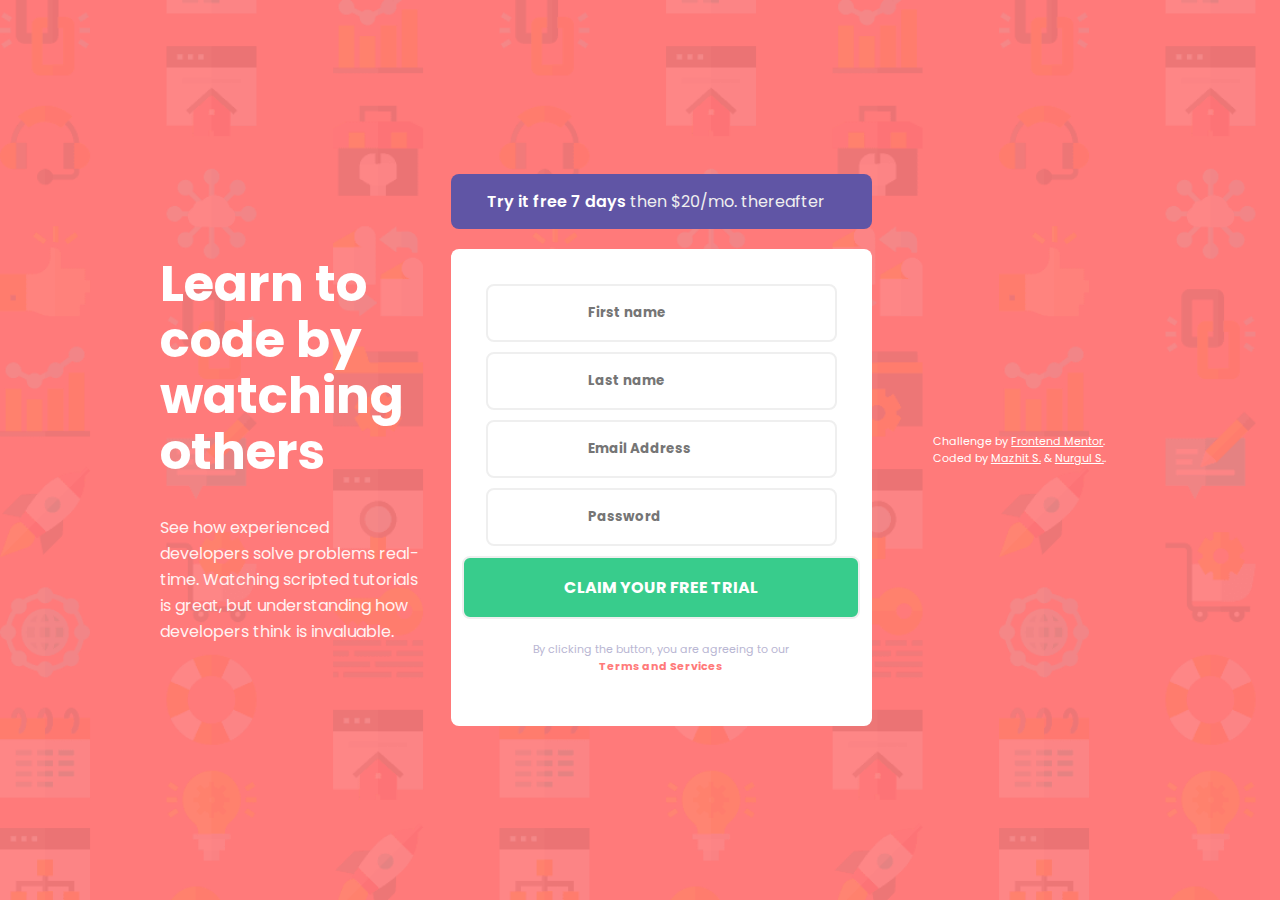
<file: index.html>
<!DOCTYPE html>
<html lang="en">
<head>
  <meta charset="UTF-8">
  <meta name="viewport" content="width=device-width, initial-scale=1.0"> <!-- displays site properly based on user's device -->

  <link rel="icon" type="image/png" sizes="32x32" href="./images/favicon-32x32.png">
  <link rel="stylesheet" type="text/css" href="style.css">
  <link href="https://fonts.googleapis.com/css2?family=Poppins:wght@400;500;600;700&display=swap" rel="stylesheet">
  <script src="https://ajax.googleapis.com/ajax/libs/jquery/3.4.1/jquery.min.js"></script>
  <script src="scripts.js"></script>
  
  <title>Frontend Mentor | Intro component with sign up form</title>


</head>
<body>

  <main>
    <section class="learn">
      <h1>Learn to code by watching others</h1>
      <p>
        See how experienced developers solve problems real-time. Watching scripted tutorials is great, but understanding how developers think is invaluable.
      </p>      
    </section>

    <section>
      <div class="head">
        <span>Try it free 7 days</span> then $20/mo. thereafter        
      </div>
      <form id="form" method="post" action="/" novalidate>
        <div>
          <input type="text" placeholder="First name" id="firstname" name="firstname">
          <span></span>
        </div>
        <div>
          <input type="text" placeholder="Last name" id="lastname" name="lastname">
          <span></span>
        </div>
        <div>
          <input type="email" placeholder="Email Address" id="email" name="email">
          <span></span>
        </div>
        <div>
          <input type="password" placeholder="Password" id="password" name="password">
          <span></span>
        </div>
        <div class="row">
          <input type="submit" id="submit" value="Claim Your Free Trial" />
        </div>
    <div class="terms-services">By clicking the button, you are agreeing to our <span> Terms and Services</span></div>
      </form>
    </section>
    
    <footer>
    <p class="attribution">
      Challenge by <a href="https://www.frontendmentor.io?ref=challenge" target="_blank">Frontend Mentor</a>. 
      Coded by <a href="https://www.instagram.com/slan_m/" target="_blank">Mazhit S.</a> & <a href="https://www.instagram.com/nurri.s/" target="_blank">Nurgul S.</a>.
    </p>
  </footer>
    
  </main>

  </body>
</html>
</file>
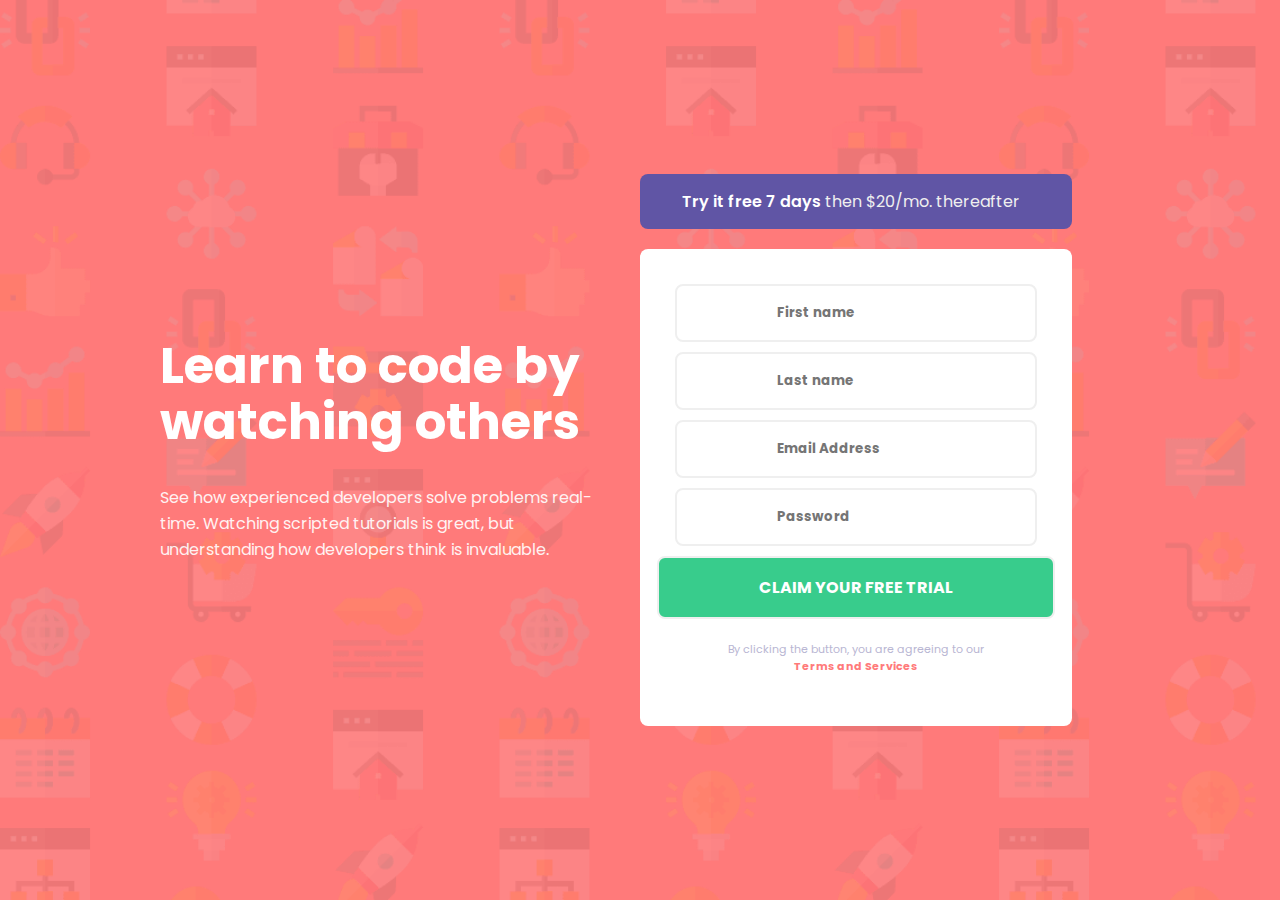
<file: index1.html>
<!DOCTYPE html>
<html lang="en">
<head>
  <meta charset="UTF-8">
  <meta name="viewport" content="width=device-width, initial-scale=1.0"> <!-- displays site properly based on user's device -->

  <link rel="icon" type="image/png" sizes="32x32" href="./images/favicon-32x32.png">
  <link rel="stylesheet" type="text/css" href="style.css">
  <link href="https://fonts.googleapis.com/css2?family=Poppins:wght@400;500;600;700&display=swap" rel="stylesheet">
  <script src="https://ajax.googleapis.com/ajax/libs/jquery/3.4.1/jquery.min.js"></script>
  <script src="scripts.js"></script>
  
  <title>Frontend Mentor | Intro component with sign up form</title>


</head>
<body>

  <main>
    <section class="learn">
      <h1>Learn to code by watching others</h1>
      <p>
        See how experienced developers solve problems real-time. Watching scripted tutorials is great, but understanding how developers think is invaluable.
      </p>      
    </section>

    <section>
      <div class="head">
        <span>Try it free 7 days</span> then $20/mo. thereafter        
      </div>
      <form id="form" method="post" action="/" novalidate>
        <div>
          <input type="text" placeholder="First name" id="firstname" name="firstname">
          <span></span>
        </div>
        <div>
          <input type="text" placeholder="Last name" id="lastname" name="lastname">
          <span></span>
        </div>
        <div>
          <input type="email" placeholder="Email Address" id="email" name="email">
          <span></span>
        </div>
        <div>
          <input type="password" placeholder="Password" id="password" name="password">
          <span></span>
        </div>
        <div class="row">
          <input type="submit" id="submit" value="Claim Your Free Trial" />
        </div>
    <div class="terms-services">By clicking the button, you are agreeing to our <span> Terms and Services</span></div>
      </form>
    </section>
    
  </main>

  </body>
</html>
</file>
<file: style.css>
@import url('https://fonts.googleapis.com/css2?family=Poppins:wght@400;500;600;700&display=swap');
* {
	padding: 0;
	margin: 0;
	box-sizing: border-box;
	font-family: 'Poppins', sans-serif ;
}
body {
	font-size: 16px;
}
section {
	max-width: 100%;
	width: 50%;
}
main {
	display: flex;
	justify-content: center;
	align-items: center;
	min-height: 100vh;
	background: url('./images/bg-intro-desktop.png') no-repeat;
	background-size: cover;
	background-color: hsl(0, 100%, 74%);
	padding: 0px 160px;
}
.learn {
	color: #fff;
	padding-right: 30px;
}
h1 {
	font-size: 50px;
	line-height: 56px;
	margin-bottom: 35px;
}
.learn p{
	line-height: 26px;
	opacity: 0.9;
}
.head {
	width: 90%;
	background-color: hsl(248, 32%, 49%);
	color: #efefef;
	padding: 15px 20px;
	text-align: center;
	margin-bottom: 20px;
	border-radius: 8px;
	padding-right: 30px;
}
.head span {
	color: #fff;
	font-weight: 600;
}
#form {
	width: 90%;
	background-color: #fff;
	display: flex;
	flex-direction: column;
	align-items: center;
	padding: 35px;
	border-radius: 8px;
}
form div {
	display: flex;
	flex-direction: column;
}
input{
	width: 100%;
	padding: 17px 100px;
	margin-bottom: 10px;
	border: 2px solid #efefef;
	border-radius: 8px;
	font-weight: 700;
}
.error-icon {
  background-image: url(../images/icon-error.svg);
  background-repeat: no-repeat;
  background-position: 97% 49%;
  border: 2px solid hsl(0, 100%, 74%) !important;
}
input[type=submit] {
	text-transform: uppercase;
	color: #fff;
	background-color: hsl(154, 59%, 51%);
	font-size: 16px;
}
.terms-services {
  font-size: 11px;
  text-align: center;
  padding: 12px 0 16px;
  color: hsl(246, 25%, 77%);
}
form div span {
	color: hsl(0, 100%, 74%);
	font-weight: 700;
}
input::focus {
	outline: none;
}
.error {
  color: hsl(0, 100%, 74%);
  margin-left: 5px;
  float: right;
  font-style: italic;
  font-size: 12px;
  margin: 7px 0 12px;
}

.error-icon {

  background-image: url(../images/icon-error.svg) no-repeat;
}

@media (max-width:  768px) {
	main {
		padding: 40px 20px;
		flex-direction: column;
		justify-content: center;
		align-items: center;
		background: url('./images/bg-intro-desktop.png');		
		background-color: hsl(0, 100%, 74%);
	}
	section{
		width: 100%;
		display: flex;
		flex-direction: column;
		justify-content: center;
		align-items: center;
	}
	.learn {
		text-align: center;
		padding: 40px 0px 60px;
	}
	form p{
		text-align: center;
	}
	h1{
		font-size: 38px;
	}
	.head{
		padding: 15px 60px;
	}
}

.attribution { font-size: 11px; text-align: center; color: #fff;}
    .attribution a { color: #fff; }
</file>
